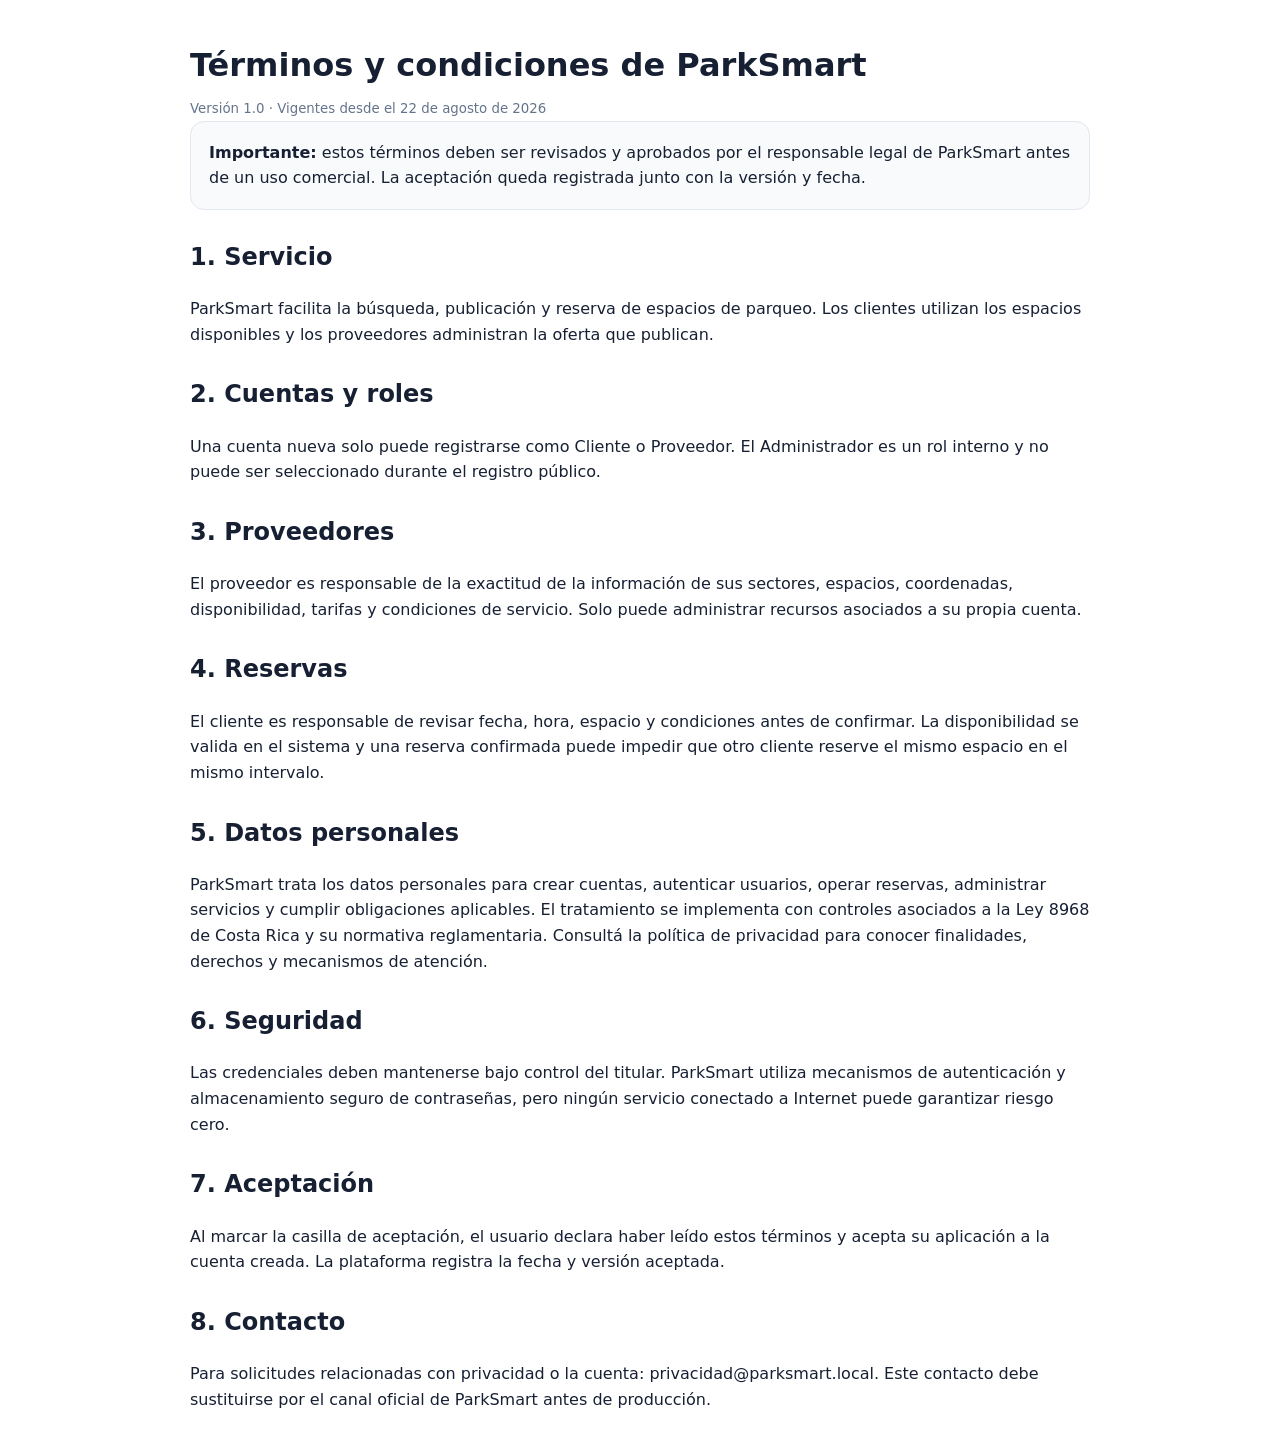
<file: frontend/terminos.html>
<!doctype html>
<html lang="es">
<head><meta charset="utf-8"><meta name="viewport" content="width=device-width,initial-scale=1"><title>ParkSmart · Términos y condiciones</title><style>body{font-family:system-ui,-apple-system,Segoe UI,sans-serif;max-width:900px;margin:40px auto;padding:0 20px;line-height:1.6;color:#172033}h1{margin-bottom:4px}h2{margin-top:28px}small{color:#64748b}.box{background:#f8fafc;border:1px solid #e2e8f0;border-radius:14px;padding:18px}</style></head>
<body>
<h1>Términos y condiciones de ParkSmart</h1><small>Versión 1.0 · Vigentes desde el 22 de agosto de 2026</small>
<div class="box"><strong>Importante:</strong> estos términos deben ser revisados y aprobados por el responsable legal de ParkSmart antes de un uso comercial. La aceptación queda registrada junto con la versión y fecha.</div>
<h2>1. Servicio</h2><p>ParkSmart facilita la búsqueda, publicación y reserva de espacios de parqueo. Los clientes utilizan los espacios disponibles y los proveedores administran la oferta que publican.</p>
<h2>2. Cuentas y roles</h2><p>Una cuenta nueva solo puede registrarse como Cliente o Proveedor. El Administrador es un rol interno y no puede ser seleccionado durante el registro público.</p>
<h2>3. Proveedores</h2><p>El proveedor es responsable de la exactitud de la información de sus sectores, espacios, coordenadas, disponibilidad, tarifas y condiciones de servicio. Solo puede administrar recursos asociados a su propia cuenta.</p>
<h2>4. Reservas</h2><p>El cliente es responsable de revisar fecha, hora, espacio y condiciones antes de confirmar. La disponibilidad se valida en el sistema y una reserva confirmada puede impedir que otro cliente reserve el mismo espacio en el mismo intervalo.</p>
<h2>5. Datos personales</h2><p>ParkSmart trata los datos personales para crear cuentas, autenticar usuarios, operar reservas, administrar servicios y cumplir obligaciones aplicables. El tratamiento se implementa con controles asociados a la Ley 8968 de Costa Rica y su normativa reglamentaria. Consultá la política de privacidad para conocer finalidades, derechos y mecanismos de atención.</p>
<h2>6. Seguridad</h2><p>Las credenciales deben mantenerse bajo control del titular. ParkSmart utiliza mecanismos de autenticación y almacenamiento seguro de contraseñas, pero ningún servicio conectado a Internet puede garantizar riesgo cero.</p>
<h2>7. Aceptación</h2><p>Al marcar la casilla de aceptación, el usuario declara haber leído estos términos y acepta su aplicación a la cuenta creada. La plataforma registra la fecha y versión aceptada.</p>
<h2>8. Contacto</h2><p>Para solicitudes relacionadas con privacidad o la cuenta: privacidad@parksmart.local. Este contacto debe sustituirse por el canal oficial de ParkSmart antes de producción.</p>
</body></html>
</file>
